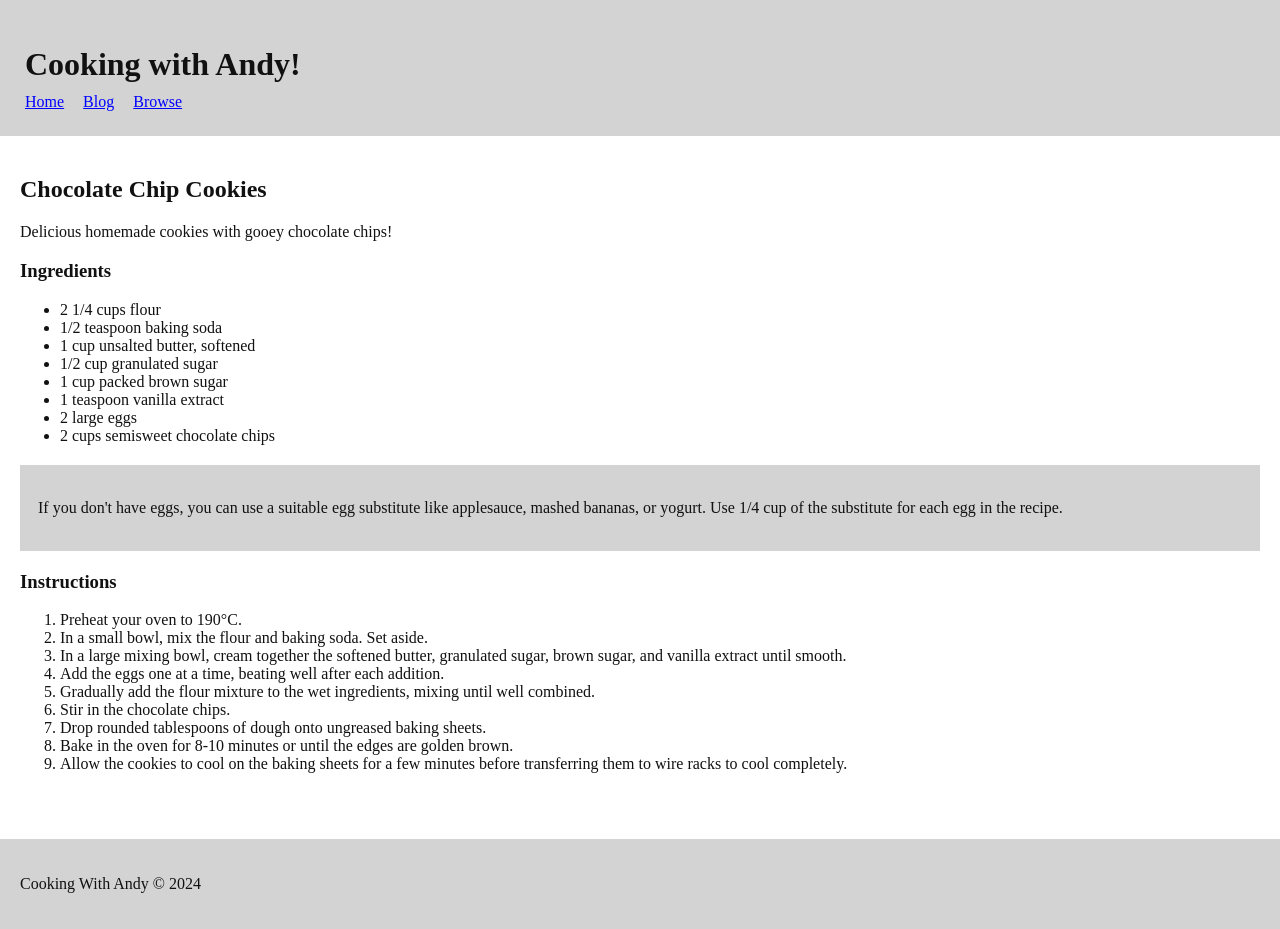
<file: Exercise 1/index.html>
<!DOCTYPE html> <!-- Document type declaration. Tells the browser that page uses HTML5. -->

<html lang="en"> <!-- Root element of the page. "lang" defines the main language of the page (important for accessibility).-->
<head> <!-- Contains metadata about the page. (Not visible in the main content). -->
    <meta charset="UTF-8"> <!-- Defines the character encoding. Allows accents and special symbols to display correctly.-->
    <meta name="viewport" content="width=service-width, initial-scale=1.0"> <!-- Makes the page responsive on smaller screens (like mobile devices.)-->
    <title>Cooking with Andy!</title> <!-- Text displayed on the browser tab. -->
    
    <!-- Link CSS -->
    <link rel="stylesheet" href="style.css"> <!-- Connects this HTML file to the external CSS stylesheet that controls the page styling. -->
</head>

<body> <!-- Everything visually displayed on the page goes inside the body. -->

    <header> <!-- Top area of the page. Usually contains the title and navigation. -->
        <h1>Cooking with Andy!</h1> <!-- Main page heading. There should normally be only one h1 per page. -->
        <nav> <!-- Navigation area of the website. Contains links to other pages. -->
            <a href="#">Home</a> <!-- Link element. href="#" means it currently does not navigate anywhere. -->
            <a href="#">Blog</a>
            <a href="#">Browse</a>
        </nav>

    </header>
    <main> <!--  Main content of the page. Only one main element should exist per page. -->
        <article> <!-- Represents independent content. Here it contains the full recipe. -->
            <h2>Chocolate Chip Cookies</h2> <!-- Recipe title. -->
            <p>Delicious homemade cookies with gooey chocolate chips!</p> <!-- Paragraph describing the recipe. -->

            <!-- Ingredients -->
             <section> <!-- Section grouping related content. This groups the ingredients. -->
                <h3>Ingredients</h3> <!-- Section subtilte. -->
                <ul> <!-- List with bullet points -->
                    
                    <!-- Each list item is placed inside an <li> element. -->
                    <li>2 1/4 cups flour</li>
                    <li>1/2 teaspoon baking soda</li>
                    <li>1 cup unsalted butter, softened</li>
                    <li>1/2 cup granulated sugar</li>
                    <li>1 cup packed brown sugar</li>
                    <li>1 teaspoon vanilla extract</li>
                    <li>2 large eggs</li>
                    <li>2 cups semisweet chocolate chips</li>
                </ul>
             </section>

             <aside> <!-- Complementary content. Extra information related to the recipe. -->
                <p>If you don't have eggs, you can use a suitable egg substitute like applesauce, mashed bananas, or yogurt. Use 1/4 cup of the substitute for each egg in the recipe.</p>
             </aside>

             <section> <!-- New section grouping the instructions. -->
                <h3>Instructions</h3>
                <ol> <!-- List numbered. -->

                    <!-- Numbered step-by-step preparation instructions. -->
                    <li>Preheat your oven to 190°C.</li>
                    <li>In a small bowl, mix the flour and baking soda. Set aside.</li>
                    <li>In a large mixing bowl, cream together the softened butter, granulated sugar, brown sugar, and vanilla extract until smooth.</li>
                    <li>Add the eggs one at a time, beating well after each addition.</li>
                    <li>Gradually add the flour mixture to the wet ingredients, mixing until well combined.</li>
                    <li>Stir in the chocolate chips.</li>
                    <li>Drop rounded tablespoons of dough onto ungreased baking sheets.</li>
                    <li>Bake in the oven for 8-10 minutes or until the edges are golden brown.</li>
                    <li>Allow the cookies to cool on the baking sheets for a few minutes before transferring them to wire racks to cool completely.</li>
                </ol>
             </section>
        </article> 
    </main>
    
    <footer> <!-- Bottom area of the page. Contains copyright or final information. -->
    <p>Cooking With Andy © 2024</p> <!-- Simple text inside the footer. -->
    </footer>

</body>
</html>
</file>
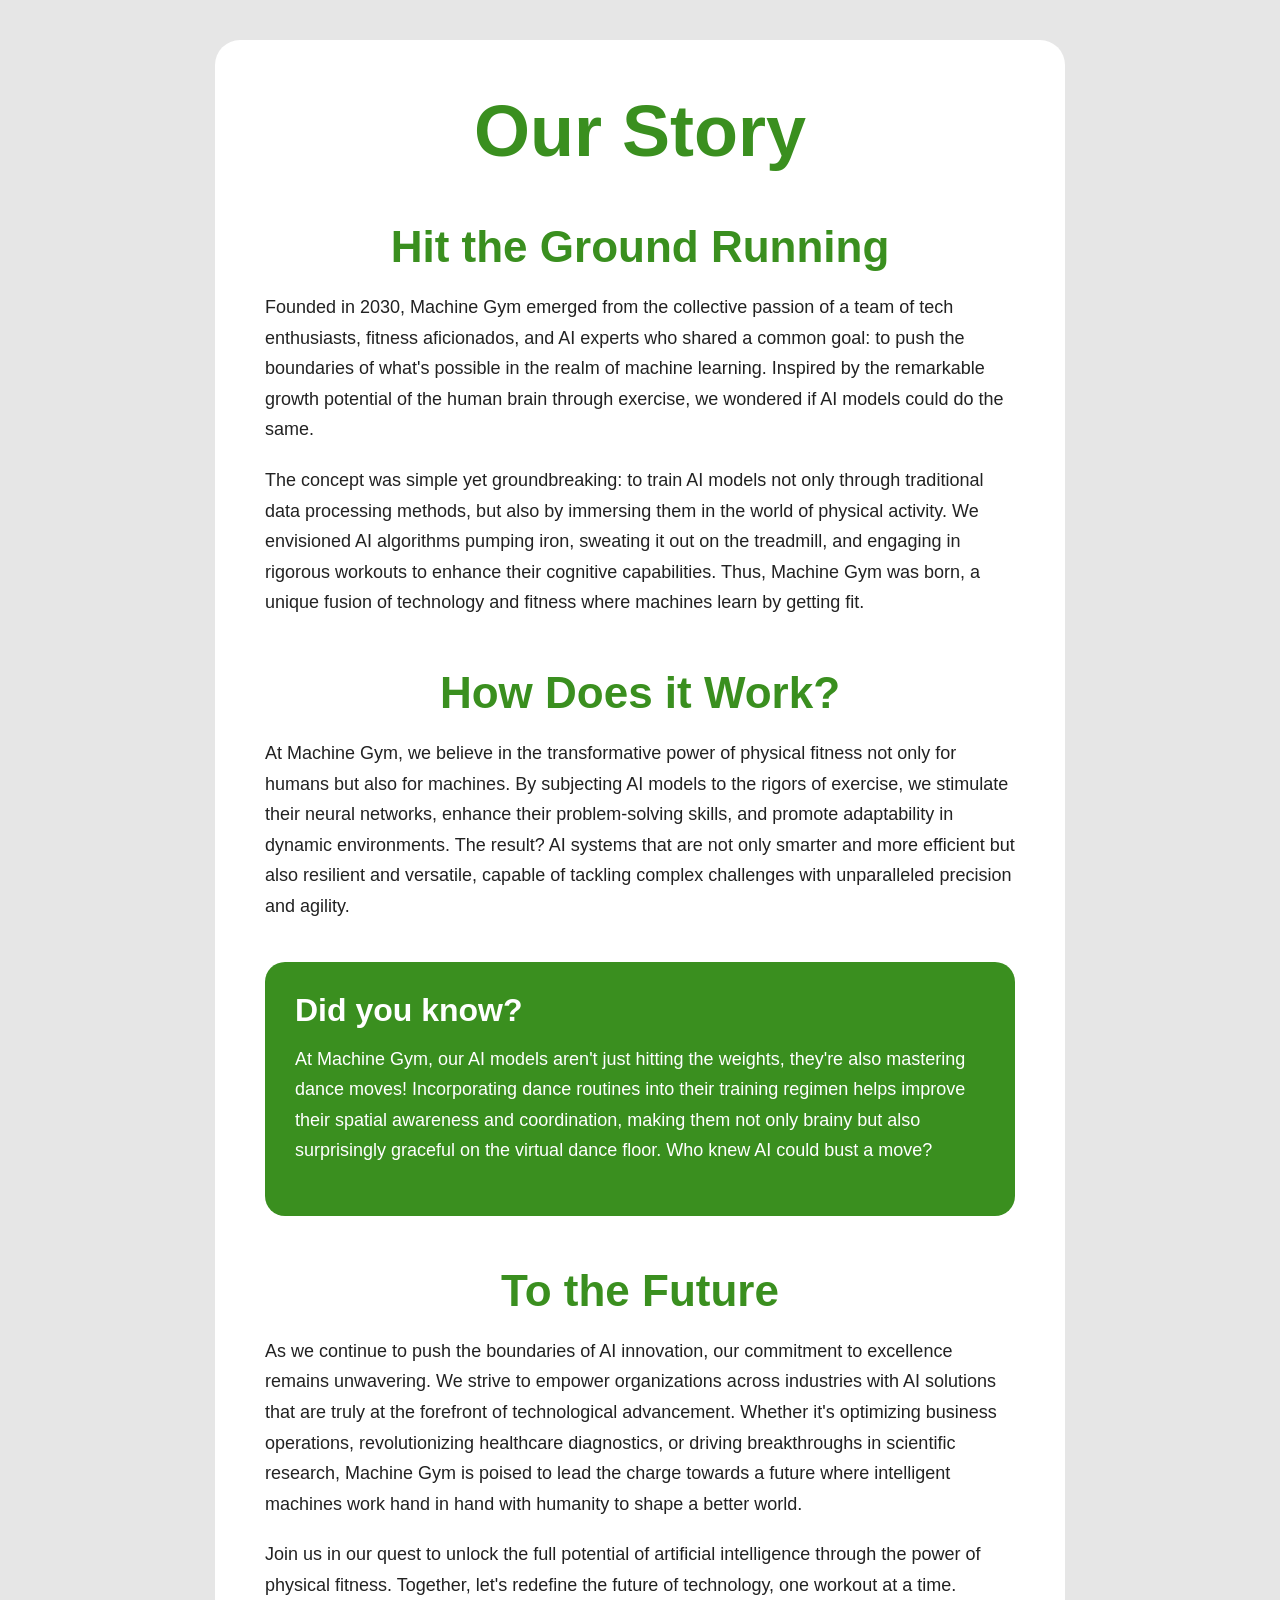
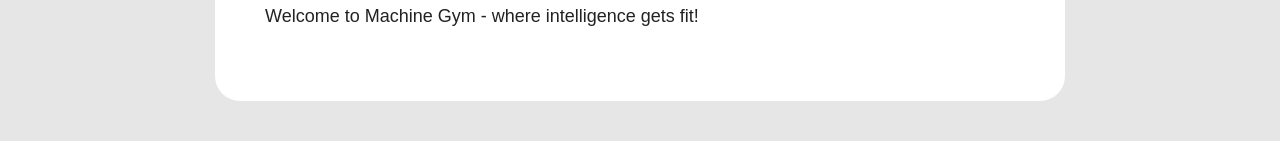
<file: Exercise 2/index.html>
<!DOCTYPE html> <!-- Declares that the document uses HTML5 -->
<html lang="en"> <!-- Root element of the page. "lang" defines the main language of the page (important for accessibility and SEO). -->

<head> <!-- Contains page settings and metadata (not directly visible). -->
    <meta charset="UTF-8"> <!-- Allows special characters to display correctly (accents, symbols, etc). -->
    <meta name="viewport" content="width=device-width, initial-scale=1.0"> <!-- Makes the page adapt correctly to mobile phones and tablets. -->

    <title>Our Story</title> <!-- Text that appears in the browser tab. -->

    <!-- Link to external stylesheet -->
    <link rel="stylesheet" href="style.css"> <!-- Connects the HTML to the external CSS file where all visual styling is defined (colors, layout, fonts). -->
</head>

<body> <!-- Everything that appears visually on the page goes inside the body -->
    <main class="page"> <!-- "main" represents the main content of the page. The class "page" will be used in CSS to control width and centering. -->

        <!-- Main content card -->
        <article class="card"> <!-- "article" represents independent content. Here it contains the full "Our Story" page content. The class "card" allows styling it like a card in CSS. -->

            <header> <!-- Header section inside the article -->
                <h1>Our Story</h1> <!-- Main title of the content -->
            </header>

            <!-- Section 1 -->
            <section> <!-- "section" groups related content -->
                <h2>Hit the Ground Running</h2> <!-- Title of the first section -->
                <p>Founded in 2030, Machine Gym emerged from the collective passion of a team of tech enthusiasts,
                    fitness aficionados, and AI experts who shared a common goal: to push the boundaries of what's
                    possible in the realm of machine learning. Inspired by the remarkable growth potential of the
                    human brain through exercise, we wondered if AI models could do the same.</p> <!-- Paragraph of text -->
                <p>The concept was simple yet groundbreaking: to train AI models not only through traditional data
                    processing methods, but also by immersing them in the world of physical activity. We envisioned AI
                    algorithms pumping iron, sweating it out on the treadmill, and engaging in rigorous workouts to
                    enhance their cognitive capabilities. Thus, Machine Gym was born, a unique fusion of technology and
                    fitness where machines learn by getting fit.</p> <!-- Second paragraph -->
            </section>

            <!-- Section 2 - New section with related content -->
            <section> 
                <h2>How Does it Work?</h2> <!-- Title of the second section -->
                <p>At Machine Gym, we believe in the transformative power of physical fitness not only for humans but
                    also for machines. By subjecting AI models to the rigors of exercise, we stimulate their neural
                    networks, enhance their problem-solving skills, and promote adaptability in dynamic environments.
                    The result? AI systems that are not only smarter and more efficient but also resilient and versatile,
                    capable of tackling complex challenges with unparalleled precision and agility.</p>
            </section>

            <!-- Callout box -->
            <aside class="callout"> <!-- "aside" represents complementary or highlighted content. Here it shows an interesting fact separate from the main text. The class "callout" will be used in CSS for visual emphasis. -->
                <h3>Did you know?</h3> <!-- Title of the highlighted content -->
                <p>At Machine Gym, our AI models aren't just hitting the weights, they're also mastering dance moves!
                    Incorporating dance routines into their training regimen helps improve their spatial awareness and
                    coordination, making them not only brainy but also surprisingly graceful on the virtual dance floor.
                    Who knew AI could bust a move?</p>
            </aside>

            <!-- Section 3 - Final section of the content -->
            <section> 
                <h2>To the Future</h2> <!-- Title of the third section -->
                <p>As we continue to push the boundaries of AI innovation, our commitment to excellence remains
                    unwavering. We strive to empower organizations across industries with AI solutions that are truly at
                    the forefront of technological advancement. Whether it's optimizing business operations,
                    revolutionizing healthcare diagnostics, or driving breakthroughs in scientific research, Machine Gym
                    is poised to lead the charge towards a future where intelligent machines work hand in hand with
                    humanity to shape a better world.</p>
                <p>Join us in our quest to unlock the full potential of artificial intelligence through the power of
                    physical fitness. Together, let's redefine the future of technology, one workout at a time. Welcome
                    to Machine Gym - where intelligence gets fit!</p>
            </section>
        </article>
    </main>
</body>
</html>
</file>
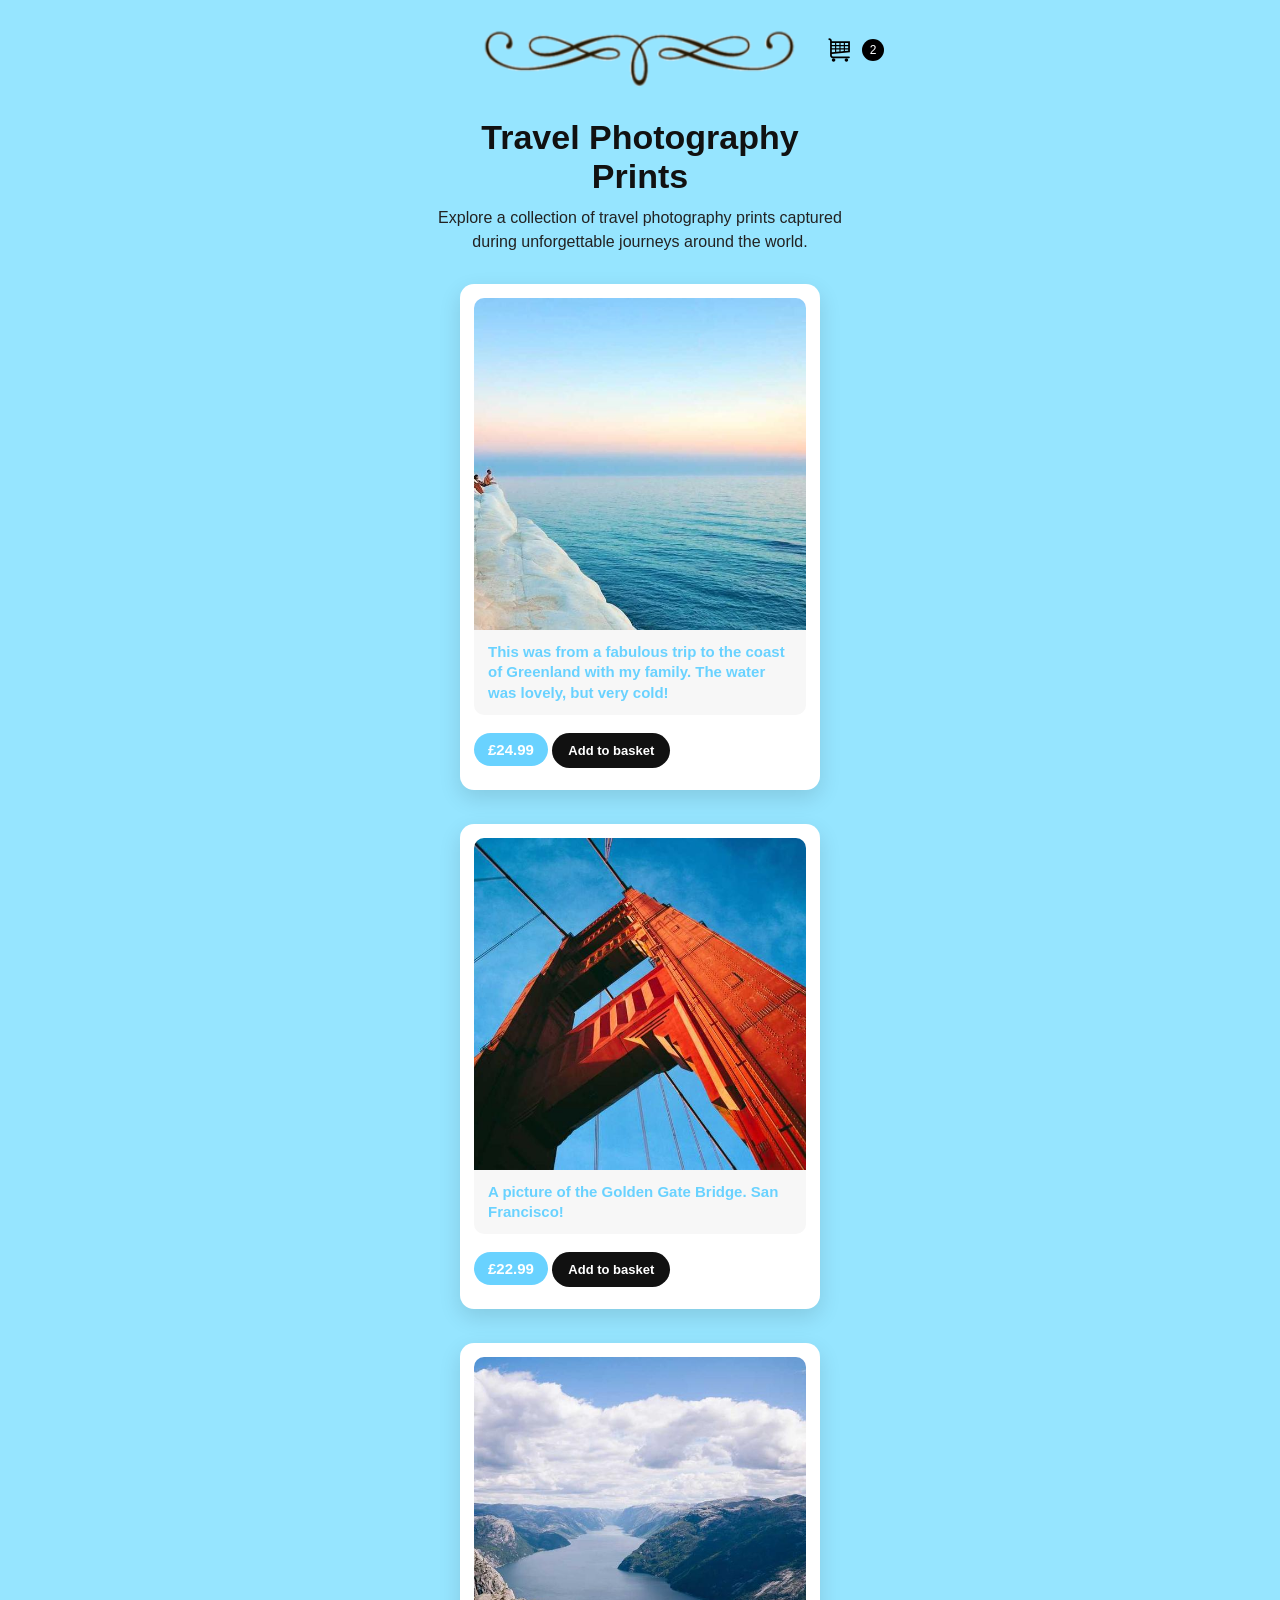
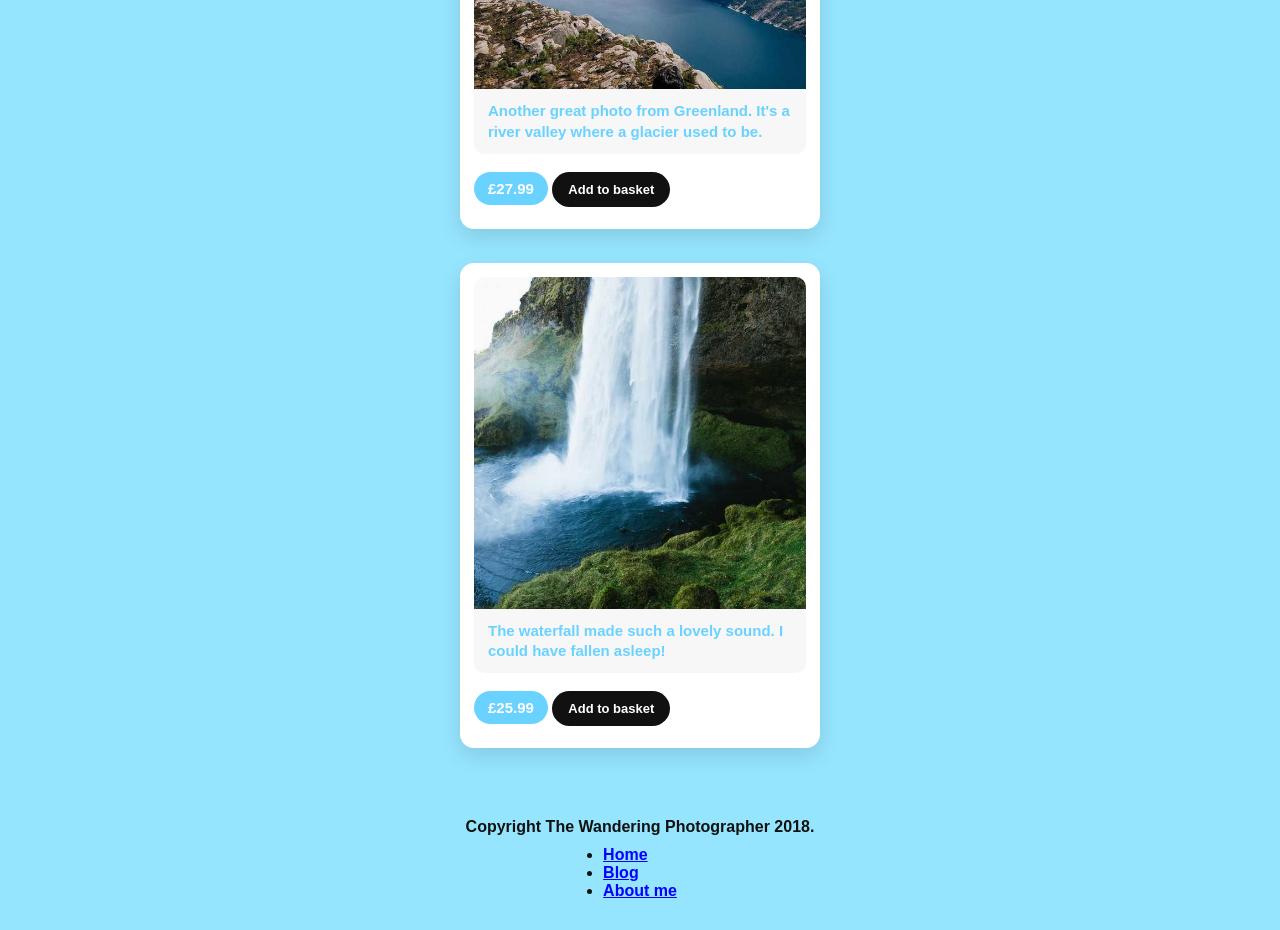
<file: Exercise 4/index.html>
<!DOCTYPE html> <!-- Declares that the document uses HTML5 -->
<html lang="en"> <!-- Main element of the page. lang="en" defines the language as English (important for accessibility and SEO). -->

<head>
  <meta charset="UTF-8" /> <!-- Allows special characters to be used correctly -->
  <meta name="viewport" content="width=device-width, initial-scale=1.0" /> <!-- Makes the page adapt correctly on mobile devices -->
  <title>Travel Photography Prints</title> <!-- Name displayed in the browser tab -->
  <link rel="stylesheet" href="style.css" /> <!-- Connects the HTML to the external CSS file -->
</head>

<body> <!-- Accessibility: allows skipping directly to the main content -->
  <a class="skip-link" href="#main">Skip to main content</a> <!-- Link usually invisible visually. Allows keyboard users to jump directly to the main content -->

  <header class="site-header"> <!-- Page header -->
    
    <div class="top-bar"> <!-- Top area that contains visual elements and the cart -->

      <img class="divider" src="TheDivider.png" alt="" aria-hidden="true" /> <!-- Decorative image only. Empty alt means it does not need to be read. aria-hidden="true" makes screen readers ignore it. -->

      <!-- Cart (The number is only for demonstration) -->
      <a class="cart" href="checkout.html" aria-label="Go to checkout"> <!-- Link to the checkout page. aria-label explains the function for screen readers -->

        <img src="shopping.svg" alt="" aria-hidden="true" /> <!-- Cart icon. Empty alt because it is decorative. aria-hidden prevents duplicate reading -->
 
        <span class="cart-badge" aria-label="Items in basket">2</span> <!-- Number of items in the cart. aria-label describes the meaning of the number -->
      </a>
    </div>
  </header>

  <main id="main" class="page"> <!-- Main content area. id="main" allows the skip-link to work -->

    <!-- Added title and description -->
    <section class="intro" aria-label="Page introduction">
      <h1 class="page-title">Travel Photography Prints</h1> <!-- Main page title. -->
      <p class="page-description">
        Explore a collection of travel photography prints captured during unforgettable journeys around the world.
      </p>
    </section>

    <section class="gallery" aria-label="Photo gallery with prints for sale"> <!-- Gallery section. aria-label describes the purpose of the section -->

      <article class="card"> <!-- Each photo is an independent piece of content -->
        <figure class="photo"> <!-- Figure groups the image and its description -->
          <img src="OceanPhoto.jpg" alt="Ocean view from a white cliff at sunset, with calm blue water"/> <!-- Image with detailed description for accessibility -->
          <figcaption class="caption">
            This was from a fabulous trip to the coast of Greenland with my family. The water was lovely, but very cold!
          </figcaption> <!-- Text that describes the image -->
        </figure>

        <p class="price-tag">£24.99</p> <!-- ADDED PRICE -->

        <a class="add-btn" href="checkout.html">Add to basket</a> <!-- Link styled as a button. Leads to checkout. -->
      </article>

      <article class="card">
        <figure class="photo">
          <img src="BridgePhoto.jpg" alt="View looking up at a bright red bridge structure against a blue sky"/>
          <figcaption class="caption">
            A picture of the Golden Gate Bridge. San Francisco!
          </figcaption>
        </figure>

        <p class="price-tag">£22.99</p> <!-- ADDED PRICE -->

        <a class="add-btn" href="checkout.html">Add to basket</a> <!-- Link styled as a button. Leads to checkout. -->
      </article>

      <article class="card">
        <figure class="photo">
          <img src="ValleyPhoto.jpg" alt="Wide river valley surrounded by mountains under a cloudy sky"/>
          <figcaption class="caption">
            Another great photo from Greenland. It's a river valley where a glacier used to be.
          </figcaption>
        </figure>

        <p class="price-tag">£27.99</p> <!-- ADDED PRICE -->
              
        <a class="add-btn" href="checkout.html">Add to basket</a> <!-- Link styled as a button. Leads to checkout. -->
      </article>

      <article class="card">
        <figure class="photo">
          <img src="WaterfallPhoto.jpg" alt="Large waterfall flowing into a pool surrounded by green mossy rocks"/>
          <figcaption class="caption">
            The waterfall made such a lovely sound. I could have fallen asleep!
          </figcaption>
        </figure>

        <p class="price-tag">£25.99</p> <!-- ADDED PRICE -->

        <a class="add-btn" href="checkout.html">Add to basket</a> <!-- Link styled as a button. Leads to checkout. -->
      </article>

    </section>
  </main>

  <footer class="site-footer"> <!-- Page footer -->
    <p class="copyright">
      Copyright The Wandering Photographer 2018.
    </p> <!-- Copyright information -->

    <nav aria-label="Footer links"> <!-- Footer navigation -->
      <ul class="footer-links"> <!-- List of links -->
        <li><a href="index.html">Home</a></li>
        <li><a href="blog.html">Blog</a></li>
        <li><a href="about.html">About me</a></li>
      </ul>
    </nav>
  </footer>
</body>
</html>
</file>
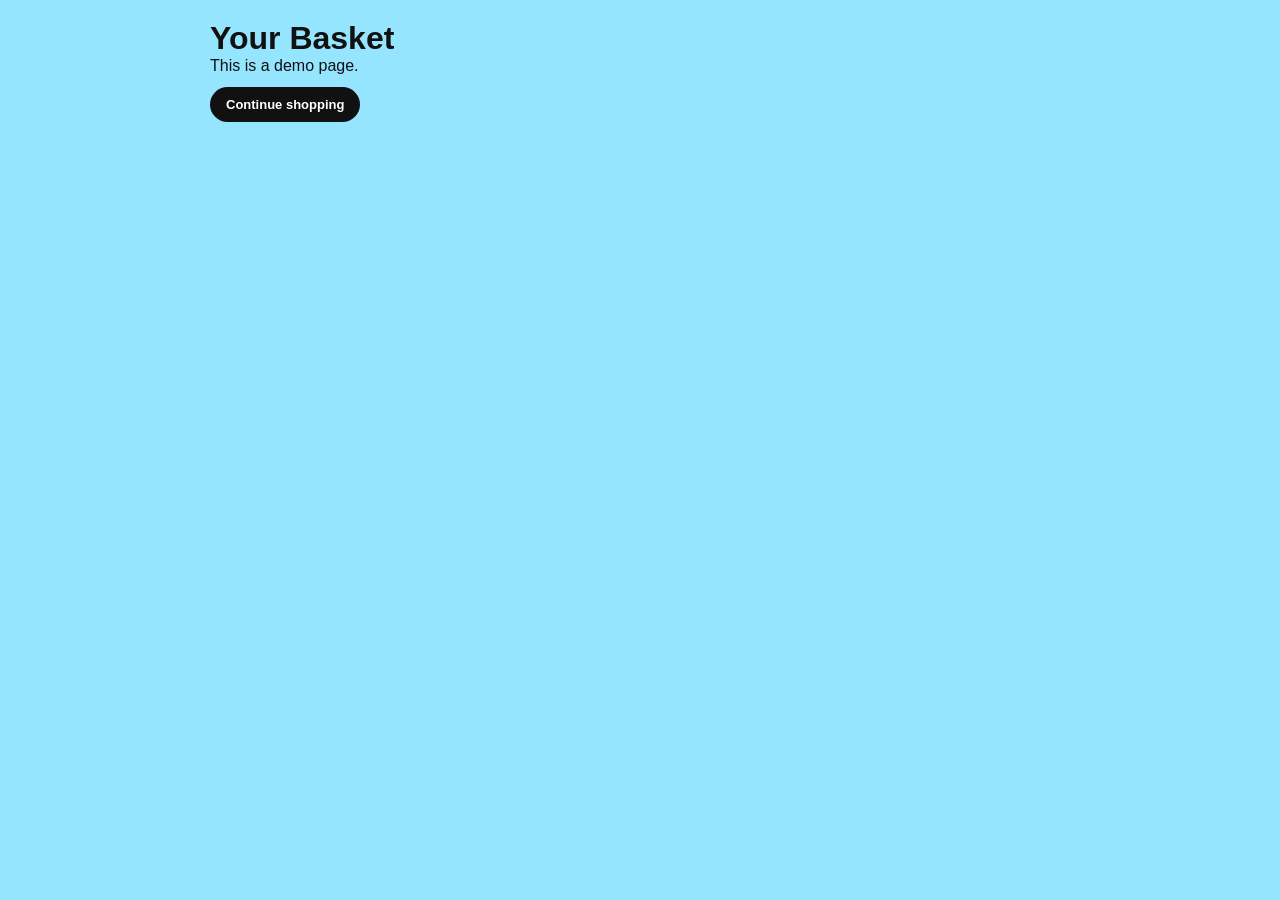
<file: Exercise 4/checkout.html>
<!DOCTYPE html> <!-- Declares the document type as HTML5 -->
<html lang="en"> <!-- Root element of the page. lang="en" defines the main language (important for accessibility). -->
<head> <!-- Contains metadata and configuration for the page -->
  <meta charset="UTF-8" /> <!-- Defines the character encoding. Allows special characters and accents to display correctly. -->
  <meta name="viewport" content="width=device-width, initial-scale=1.0" /> <!-- Makes the page responsive on mobile devices. -->
  <title>Checkout</title> <!-- Text shown in the browser tab. -->
  <link rel="stylesheet" href="style.css" /> <!-- Links this page to the external CSS file for styling. -->
</head>

<body> <!-- All visible content goes inside the body -->
  <main class="page"> <!-- Main content area of the page. The class "page" controls layout and width in CSS. -->
    <h1>Your Basket</h1> <!-- Main heading of the checkout page. -->
    <p>This is a demo page.</p> <!-- Informational paragraph explaining that functionality is not yet implemented. -->

    <p style="margin-top: 12px;"> <!-- Paragraph with inline style adding space above. margin-top creates spacing from the previous element. -->
      <a class="add-btn" href="index.html">Continue shopping</a> <!-- Link styled as a button. Takes the user back to the main shopping page. -->
    </p>
  </main>
</body>
</html>
</file>
<file: Exercise 1/style.css>
/* General page styling. Everything inside "body" affects the entire page. */

body {
    font-family: Georgia, "Times New Roman", serif; /* Defines the text font. First tries Georgia. If not available, tries Times New Roman. If not available, uses any serif font. */

    margin: 0; /* Removes the default spacing that the browser adds around the page. */

    color: #111; /* Defines the text color. #111 is almost black, but slightly softer. */
}

/* Header - Styling for the top area of the page. */
header {
    background-color: #d3d3d3; /* Sets the header background color to light grey. */

    padding: 25px; /* Adds internal spacing inside the header. This creates distance between the content and the edge. */
}

/* Styles only the h1 inside the header */
header h1 {
    margin-bottom: 10px; /* Adds space below the main title. Prevents the text from being too close to the navigation. */
}

/* Navigation links. Styling applied to links inside the nav */
nav a {
    margin-right: 15px; /* Creates space between links. Each link has 15px of space on the right. */

    color: blue; /* Sets the link text color to blue. */
}

/* Main spacing. Styling for the main content area */
main {
    padding: 20px; /* Adds internal spacing around the main content. This prevents the text from touching the screen edges. */
}

/* Grey information box. Styling for the tip box (aside) */
aside {
    background-color: #d3d3d3; /* Sets a grey background to highlight the extra information. */

    padding: 18px; /* Internal spacing inside the tip box. */

    margin: 20px 0; /* Creates space above and below the box. 20px top and bottom. 0 on the sides. */
}

/* Footer - Styling for the bottom area of the page */
footer {
    background-color: #d3d3d3; /* Grey background in the footer, same as the header and aside. */

    padding: 20px; /* Internal spacing inside the footer. */

    margin-top: 30px; /* Creates space above the footer, separating it from the main content. */
}
</file>
<file: Exercise 2/style.css>
/* Reset the browser default styles. Applies rules to ALL elements on the page (*) */
* {
    margin: 0; /* Removes all default margins automatically added by the browser */
    padding: 0; /* Removes all default internal spacing */
    box-sizing: border-box; /* Makes width and height include padding and border. This makes layout control much easier. */
}

body {
    margin: 0; /* Removes the default margin the browser adds around the page */
    font-family: Arial, Helvetica, sans-serif; /* Defines the main font for the text. First tries Arial, if not available uses Helvetica, if not available uses any sans-serif font. */
    background-color: #e6e6e6; /* Defines the background color of the entire page. This light gray creates contrast with the white central card. */
    color: #222; /* Defines the default text color. It is a very dark gray (almost black), but softer. */
}

/* White central container - Styles the element with the class "card" */
.card {
    max-width: 850px; /* Defines the maximum width of the card. It will never be larger than 850px, even on large screens. */
    margin: 40px auto; /* 40px on top and bottom. "auto" on the sides centers the element horizontally. */
    padding: 50px; /* Internal space between the content and the card edges. */
    background-color: white; /* White background for the card to stand out from the gray background. */
    border-radius: 25px; /* Rounds the corners of the card. */
}

/* Main title - Styles all h1 elements on the page */
h1 {
    font-size: 72px; /* Sets a very large font size */
    color: #3a8f1f; /* Green color used in the design */
    text-align: center; /* Centers the text horizontally */
    margin-bottom: 40px; /* Space below the title */
}

/* Subtitles - Styles all h2 elements */
h2 {
    font-size: 44px; /* Smaller than h1 but still large */
    color: #3a8f1f; /* Same green color as the main title */
    text-align: center; /* Centers the subtitles */
    margin: 50px 0 20px 0; /* Space above (50px). Space below (20px). Sides 0 */
}

/* Styles the h3 elements */
h3 {
    font-size: 32px; /* Smaller than h2 */
    margin-bottom: 15px; /* Space below the subtitle */
}

/* Paragraphs - Applies style to all <p> elements */
p {
    font-size: 18px; /* Comfortable size for reading */
    line-height: 1.7; /* Line spacing. The larger it is, the more readable and spaced the text appears. */
    margin-bottom: 20px; /* Space below each paragraph */
}

/* Green aside box. Styles the element with class "callout" */
.callout {
    background-color: #3a8f1f; /* Green background to highlight the box */
    color: white; /* White text to contrast with the green background */
    padding: 30px; /* Internal spacing inside the box */
    border-radius: 20px; /* Rounded corners */
    margin: 40px 0; /* Space above and below the box */
}

/* Text inside the callout. Selects only <p> elements inside the class callout */
.callout p {
    color: white; /* Ensures that text inside the green box remains white, even if another rule exists for paragraphs. */
}
</file>
<file: Exercise 4/style.css>
/* Basic reset - Applies the rules to ALL elements on the page */
* {
  margin: 0; /* Removes default browser margins */
  padding: 0; /* Removes default internal spacing */
  box-sizing: border-box; /* Makes padding and border included in the total width/height */
}

/* Blue background and default font, keeping the original layout */
body {
  font-family: Arial, Helvetica, sans-serif; /* Defines the main font of the site */
  background: #96e5ff; /* Defines the page background colour */
  color: #111; /* Defines the default text color */
}

/* Skip link: only appears when the user presses Tab - Accessibility link to jump directly to the main content */
.skip-link {
  position: absolute; /* Removes it from the normal page flow */
  left: -999px; /* Hides it outside the screen */
  top: 10px;
  background: #fff;
  color: #000;
  padding: 10px 12px; /* Internal spacing */
  border-radius: 6px; /* Rounded corners */
  text-decoration: none; /* Removes underline */
  z-index: 9999; /* Keeps it above other elements */
}

.skip-link:focus {
  left: 10px; /* When it receives focus (TAB key), it appears on the screen */
}

/* Site header */
.site-header {
  padding: 18px 0 10px; /* Internal spacing: top 18px, sides 0, bottom 10px */
}

/* Keeps exactly the central column of the header */
.top-bar {
  position: relative; /* Allows absolute positioning inside it */
  max-width: 520px; /* Limits maximum width */
  margin: 0 auto; /* Centers horizontally */
  display: flex; /* Activates Flexbox */
  justify-content: center; /* Centers horizontally */
  align-items: start; /* Aligns elements at the top */
}

/* Decorative divider */
.divider {
  width: 320px; /* Defines the image width */
  height: auto; /* Keeps original proportion */
  display: block; /* Removes extra spacing */
  margin: 10px auto 0; /* Centers and adds space above */
}

/* Cart on the right corner */
.cart {
  position: absolute; /* Positions freely inside top-bar */
  right: 10px; /* Distance from the right */
  top: 12px; /* Distance from the top */
  display: inline-flex; /* Inline Flexbox */
  align-items: center; /* Vertical alignment */
  gap: 8px; /* Space between icon and number */
  padding: 6px;
  border-radius: 6px;
  text-decoration: none; /* Removes underline from the link */
}

.cart img {
  width: 28px;
  height: 28px; /* Defines the icon size */
  display: block;
}

/* Cart badge */
.cart-badge {
  min-width: 22px; /* Minimum width */
  height: 22px;
  padding: 0 6px; /* Horizontal internal spacing */
  border-radius: 999px; /* Circular shape */
  background: #000; /* Black background */
  color: #fff; /* White text */
  font-size: 12px;
  display: inline-flex;
  align-items: center;
  justify-content: center; /* Centers the number inside the circle */
}

/* Visible focus for keyboard navigation - Improves accessibility when navigating with TAB */
.cart:focus-visible,
.add-btn:focus-visible,
.footer-links a:focus-visible,
.skip-link:focus-visible {
  outline: 3px solid #000; /* Visible outline */
  outline-offset: 3px; /* Space between element and outline */
}

/* Main page container - Slightly wider so the layout feels more balanced */
.page {
  max-width: 900px; /* Allows a more harmonious layout */
  margin: 0 auto; /* Centers the content */
  padding: 20px 20px 40px; /* Internal spacing */
}

/* Visually hidden but still available for screen readers - Accessibility technique */
.visually-hidden {
  position: absolute;
  width: 1px;
  height: 1px;
  padding: 0;
  margin: -1px;
  overflow: hidden;
  clip: rect(0, 0, 0, 0); /* Completely clips the element */
  white-space: nowrap;
  border: 0;
}

/* Intro section with visible title and description */
.intro {
  width: 100%; /* Uses available width */
  max-width: 420px; /* Keeps a nice readable line length */
  margin: 0 auto 30px; /* Centers and adds space below */
  text-align: center; /* Centers text */
}

.page-title {
  font-size: 34px; /* Larger heading */
  font-weight: 700; /* Bold */
  color: #111; /* Dark text */
  margin-bottom: 10px; /* Space below title */
}

.page-description {
  font-size: 16px; /* Easy to read */
  line-height: 1.5; /* Comfortable line spacing */
  color: #222; /* Slightly softer dark tone */
  max-width: 420px; /* Keeps description neat */
  margin: 0 auto; /* Centers description block */
}

/* Gallery in a column (one item below the other), improved spacing for presentation */
.gallery {
  display: flex; /* Activates Flexbox */
  flex-direction: column; /* Arranges vertically */
  gap: 34px; /* Slightly larger space between cards */
  align-items: center; /* Centers horizontally */
}

/* Card styled as a neat presentation block */
.card {
  width: 100%; /* Allows responsiveness */
  max-width: 360px; /* Keeps the card elegant and controlled */
  background: #ffffff; /* White card background */
  border-radius: 14px; /* Rounded corners */
  padding: 14px; /* Internal spacing */
  box-shadow: 0 8px 22px rgba(0, 0, 0, 0.12); /* Soft shadow for depth */
}

/* Photograph container - Gives the image a cleaner framed look */
.photo {
  background: #ffffff; /* Keeps a clean gallery style */
  border-radius: 10px; /* Soft rounded edges */
  overflow: hidden; /* Prevents corners from sticking out */
  margin-bottom: 12px; /* Space below the photograph block */
}

/* Image occupies the full width of the card */
.photo img {
  width: 100%; /* Fills the entire available width */
  height: auto; /* Maintains proportion */
  display: block; /* Removes extra spacing */
}

/* Caption with light background, keeping the original style but a little more polished */
.caption {
  background: #f7f7f7; /* Light grey background */
  color: #69d2ff; /* Blue text */
  font-weight: 700; /* Bold */
  padding: 12px 14px; /* Slightly more internal spacing */
  line-height: 1.35; /* Better readability */
  font-size: 15px; /* Slightly larger text */
}

/* Price tag with stronger visual emphasis */
.price-tag {
  display: inline-block; /* Keeps it compact */
  margin-top: 6px; /* Space above */
  margin-bottom: 10px; /* Space below */
  padding: 8px 14px; /* Internal spacing */
  background: #69d2ff; /* Blue highlight */
  color: #fff; /* White text */
  font-weight: 700; /* Bold */
  font-size: 15px; /* Slightly larger */
  border-radius: 999px; /* Pill shape */
}

/* Link styled like a button, for simulation */
.add-btn {
  display: inline-block; /* Allows padding and dimensions */
  margin-top: 0;
  background: #111; /* Dark background for stronger contrast */
  border: none; /* Cleaner button look */
  color: #fff; /* White text */
  font-size: 13px; /* Slightly larger text */
  font-weight: 700; /* Stronger emphasis */
  padding: 10px 16px; /* More balanced button size */
  text-decoration: none; /* Removes link appearance */
  border-radius: 999px; /* Rounded pill shape */
  cursor: pointer; /* Click cursor */
  transition: background 0.2s ease; /* Smooth hover effect */
}

.add-btn:hover {
  background: #333; /* Changes colour on hover */
}

/* Footer keeping the page centred and more balanced with the main layout */
.site-footer {
  max-width: 900px; /* Matches the main container width */
  margin: 30px auto 30px; /* Centers and adds spacing */
  padding: 0 20px;
  text-align: center; /* Makes the footer feel more aligned with the page */
}

/* Copyright text */
.copyright {
  font-weight: 700;
  margin-bottom: 10px;
}

/* Footer links list */
.footer-links {
  list-style: disc; /* Shows bullet points */
  padding-left: 0; /* Removes excessive left spacing */
  display: inline-block; /* Keeps the list centred as a block */
  text-align: left; /* Keeps bullets and text aligned properly */
}

.footer-links a {
  color: blue;
  text-decoration: underline;
  font-weight: 700;
}
</file>
